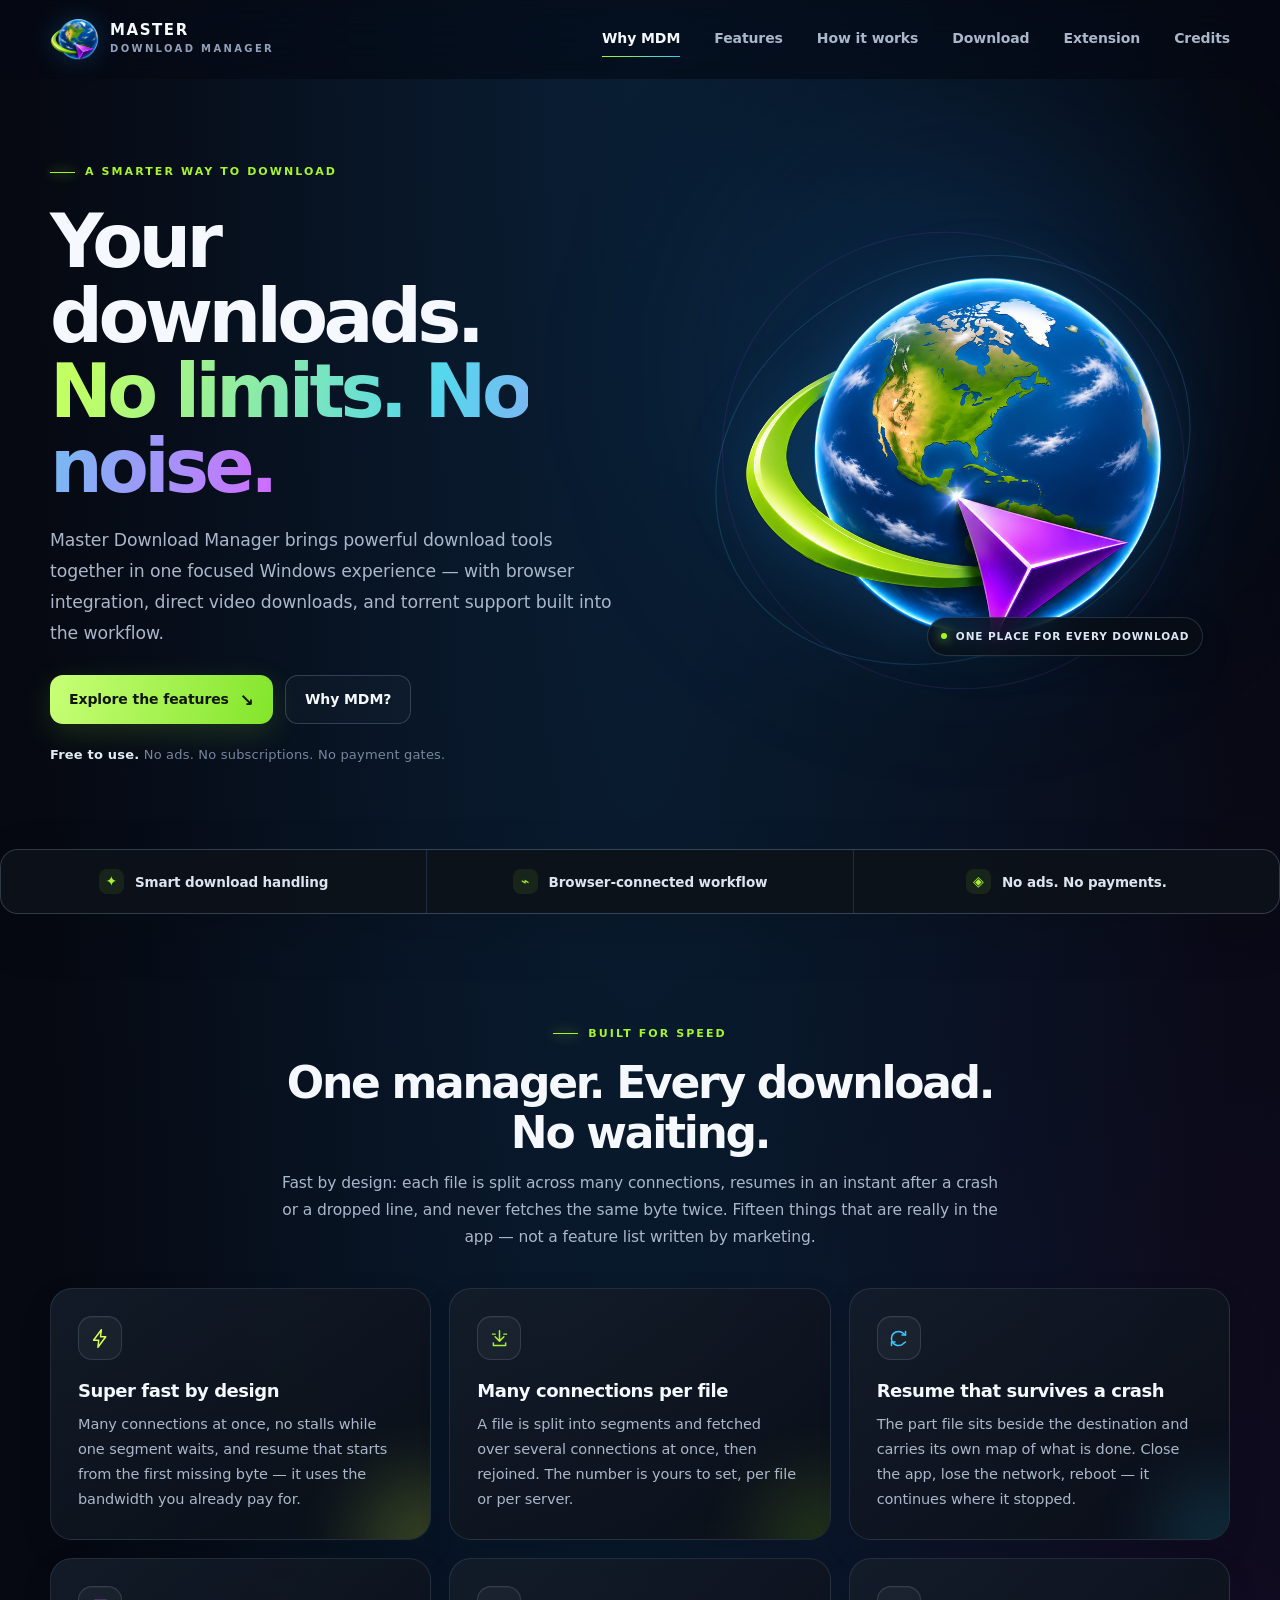
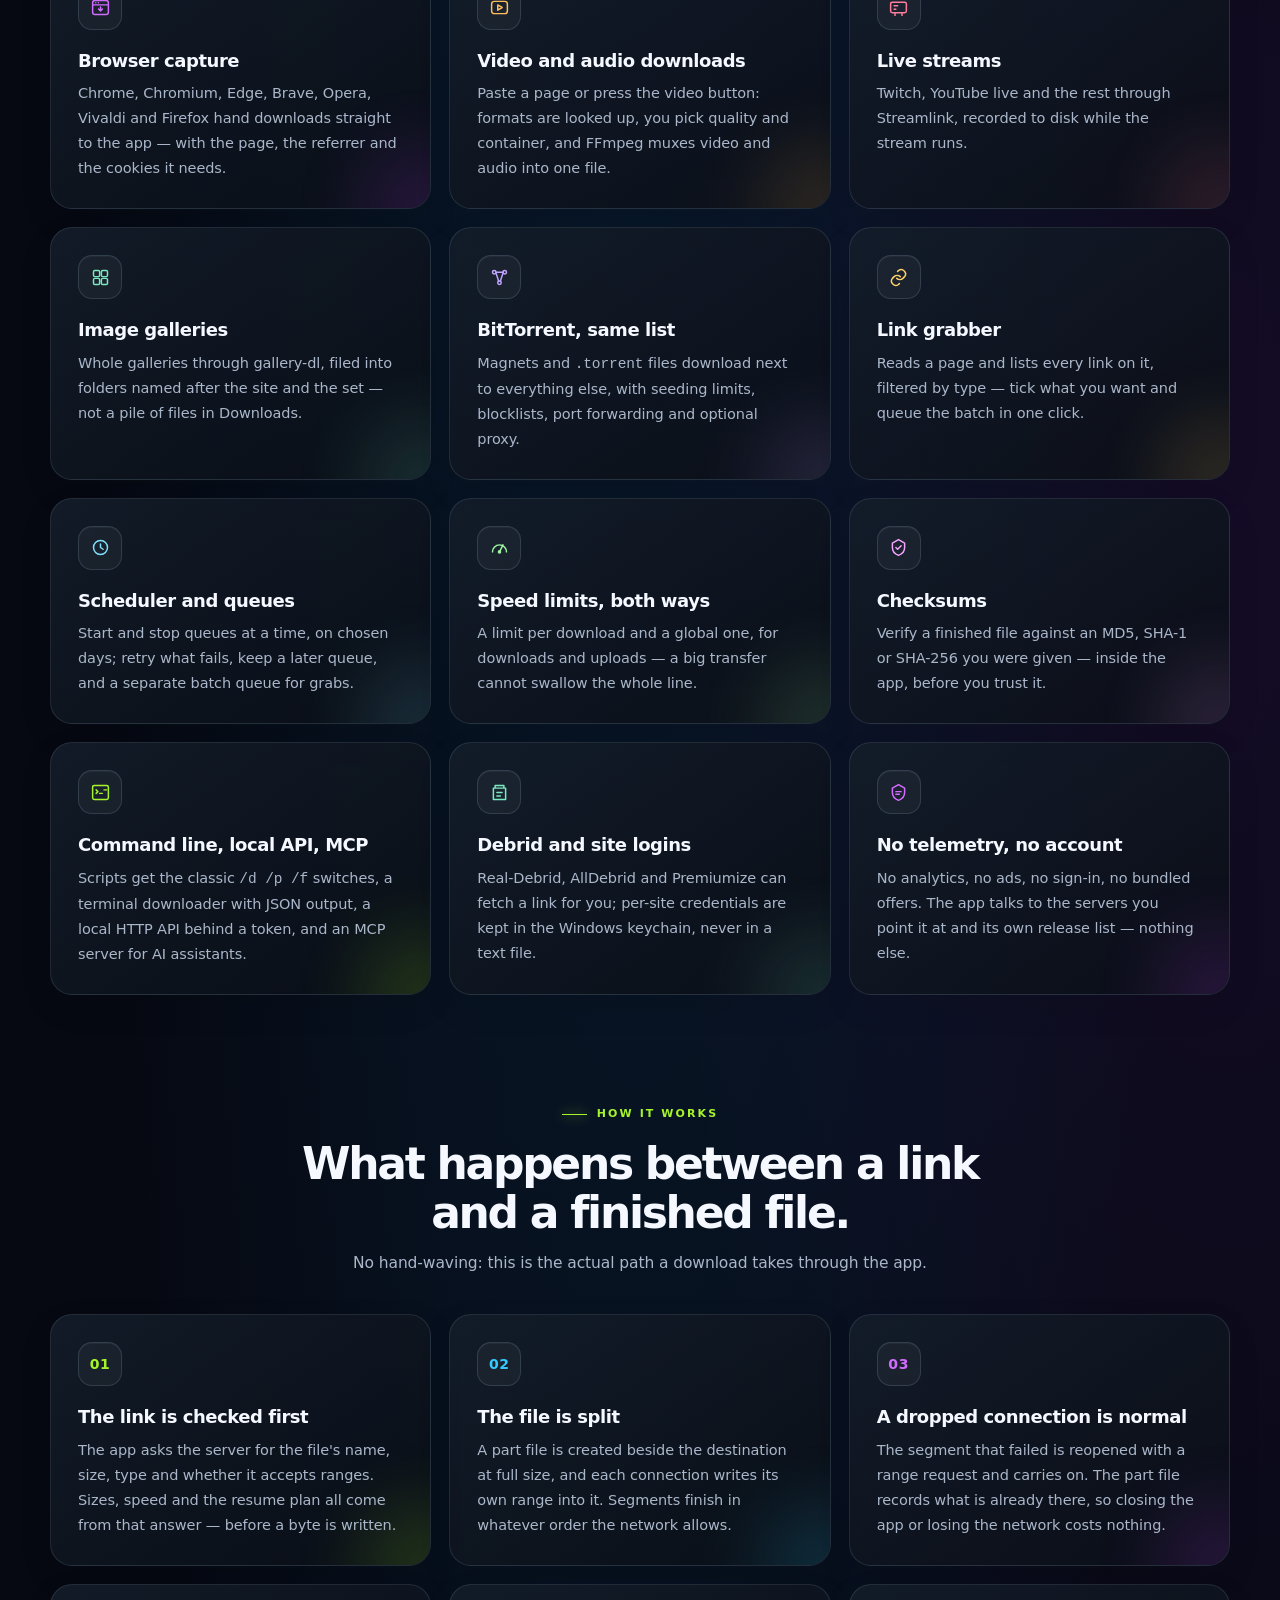
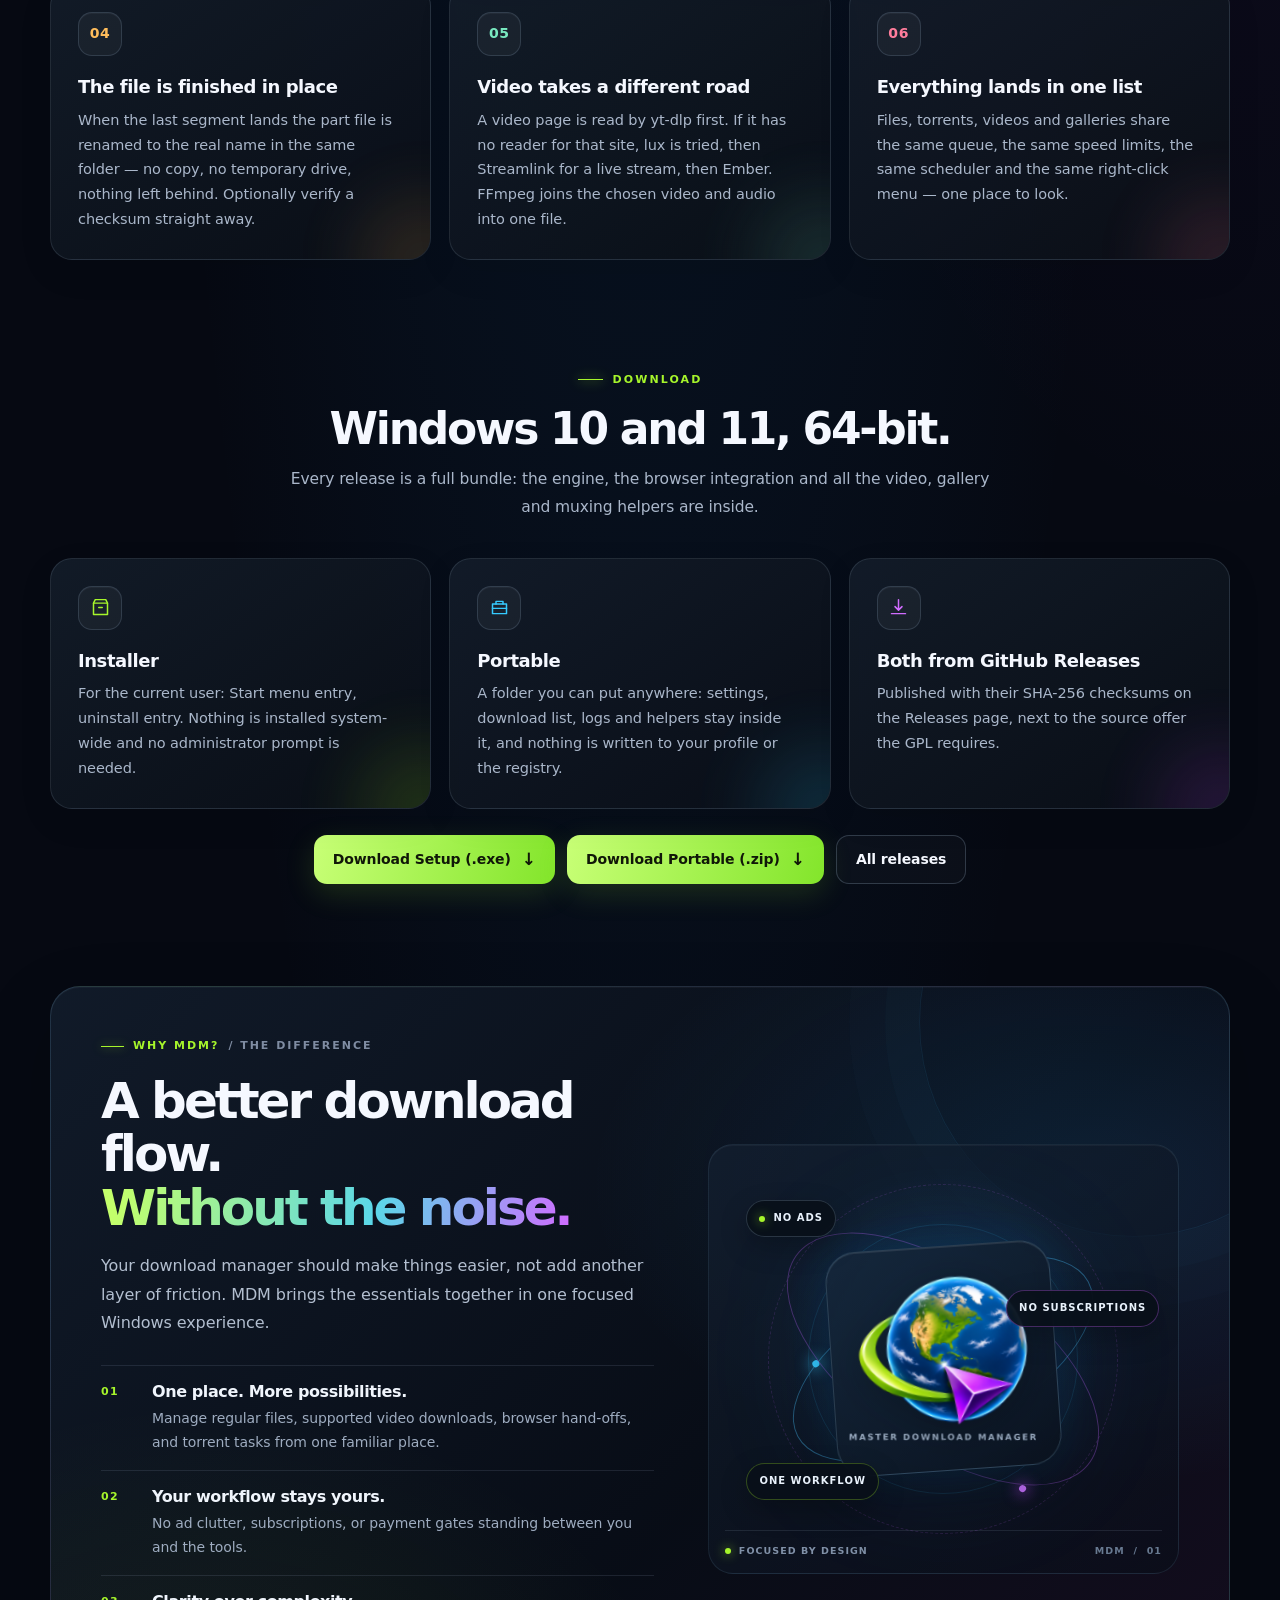
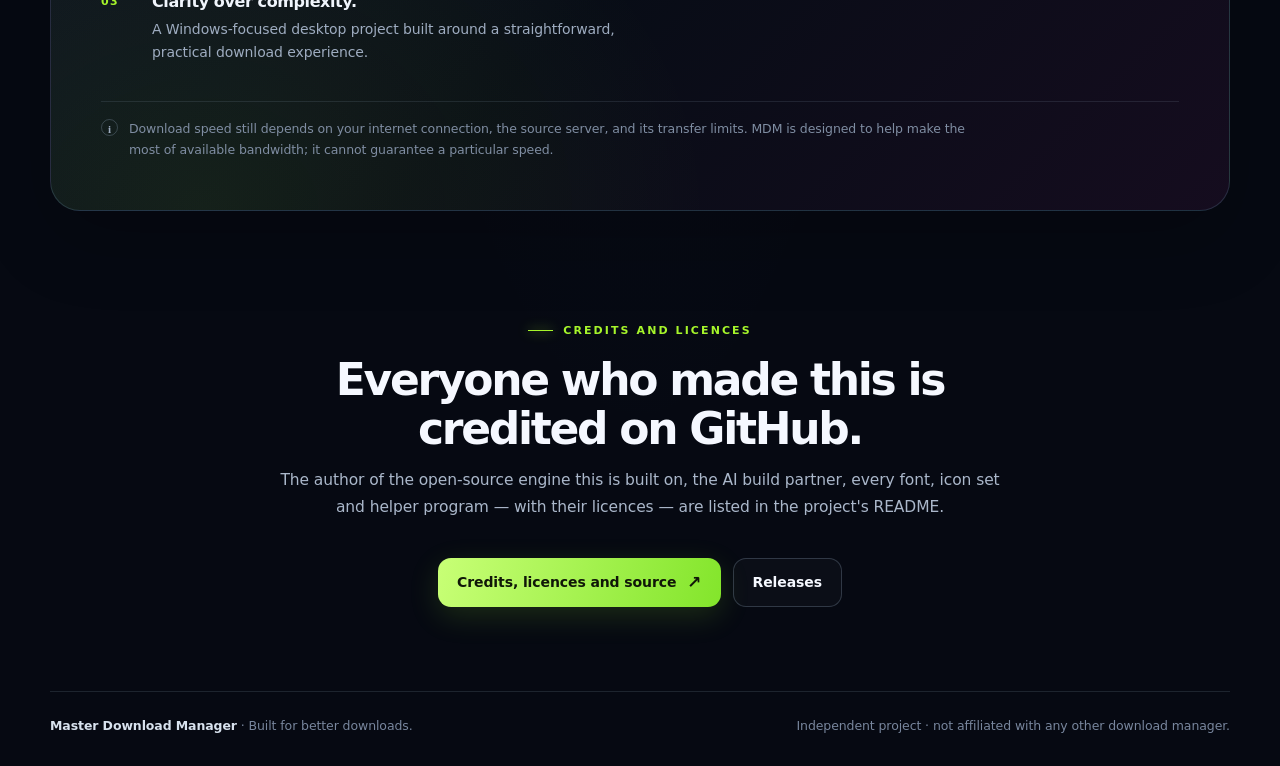
<file: index.html>
<!doctype html>
<html lang="en">
<head>
  <meta charset="utf-8">
  <meta name="viewport" content="width=device-width, initial-scale=1">
  <meta name="theme-color" content="#05070b">
  <meta name="description" content="Meet Master Download Manager — a Windows download manager with segmented downloads, browser integration, video and audio, image galleries, torrents, and no ads or subscription fees.">
  <link rel="canonical" href="https://akshat-530.github.io/masterdownloadmanager/">
<link rel="icon" href="assets/favicon.ico" sizes="any">
  <meta name="theme-color" content="#0b0d12">
  <meta property="og:type" content="website">
  <meta property="og:site_name" content="Master Download Manager">
  <meta property="og:title" content="Master Download Manager">
  <meta property="og:description" content="Segmented downloads, browser capture, video and audio, image galleries and BitTorrent - one list, no ads, no telemetry, no account.">
  <meta property="og:url" content="https://akshat-530.github.io/masterdownloadmanager/">
  <meta name="twitter:card" content="summary_large_image">
  <meta name="twitter:title" content="Master Download Manager">
  <meta name="twitter:description" content="Segmented downloads, browser capture, video, galleries and torrents - free for Windows, no ads, no telemetry.">
  <title>Master Download Manager — free download manager for Windows</title>
  <link rel="stylesheet" href="assets/site.css?v=2611120607">

</head>
<body>
  <a class="skip-link" href="#top">Skip to content</a>
  <div class="scroll-progress" aria-hidden="true"></div>
  <svg class="svg-assets" xmlns="http://www.w3.org/2000/svg" aria-hidden="true" focusable="false">
    <symbol id="mdm-logo" viewBox="0 0 820 728">
      <image href="assets/hero.png" x="0" y="0" width="820" height="728" preserveAspectRatio="none" />
    </symbol>
  </svg>
  <header class="topbar-wrap">
    <div class="shell topbar">
      <a class="brand" href="#top" aria-label="Master Download Manager home">
        <svg class="brand-logo" viewBox="0 0 820 728" role="img" aria-label="Master Download Manager logo"><use href="#mdm-logo"></use></svg>
        <span class="brand-copy"><strong>MASTER</strong><small>DOWNLOAD MANAGER</small></span>
      </a>
      <button class="menu-toggle" type="button" aria-label="Open navigation" aria-controls="main-nav" aria-expanded="false">
        <span></span><span></span>
      </button>
      <nav id="main-nav" aria-label="Main navigation">
        <a href="#approach">Why MDM</a>
        <a href="#features">Features</a>
        <a href="#how">How it works</a>
        <a href="#download">Download</a>
        <a href="extension.html">Extension</a>
        <a href="#credits">Credits</a>
      </nav>
    </div>
  </header>

  <main id="top" tabindex="-1">
    <div class="shell">
      <section class="hero" aria-labelledby="hero-title">
        <div class="hero-copy">
          <div class="eyebrow">A smarter way to download</div>
          <h1 id="hero-title">Your downloads.<br><span class="accent">No limits. No noise.</span></h1>
          <p class="intro">Master Download Manager brings powerful download tools together in one focused Windows experience — with browser integration, direct video downloads, and torrent support built into the workflow.</p>
          <div class="hero-actions">
            <a class="primary-link" href="#features">Explore the features <span aria-hidden="true">↘</span></a>
            <a class="secondary-link" href="#approach">Why MDM?</a>
          </div>
          <p class="hero-note"><strong>Free to use.</strong> No ads. No subscriptions. No payment gates.</p>
        </div>
        <div class="hero-art" aria-label="Master Download Manager globe and navigation logo">
          <div class="logo-halo">
            <svg class="hero-logo" viewBox="0 0 820 728" role="img" aria-label="Master Download Manager globe and navigation logo"><use href="#mdm-logo"></use></svg>
            <div class="orbit-label"><span class="dot" aria-hidden="true"></span> ONE PLACE FOR EVERY DOWNLOAD</div>
          </div>
        </div>
        </div>
      </section>

      <div class="trust-strip reveal" aria-label="Product highlights">
        <div class="trust-item"><b>✦</b> Smart download handling</div>
        <div class="trust-item"><b>⌁</b> Browser-connected workflow</div>
        <div class="trust-item"><b>◈</b> No ads. No payments.</div>
      </div>

      <section class="content-section reveal" id="features" aria-labelledby="features-title">
        <div class="section-heading">
          <div class="eyebrow">Built for speed</div>
          <h2 id="features-title">One manager. Every download. No waiting.</h2>
          <p>Fast by design: each file is split across many connections, resumes in an instant after a crash or a dropped line, and never fetches the same byte twice. Fifteen things that are really in the app — not a feature list written by marketing.</p>
        </div>
        <div class="feature-grid">
          <article class="feature-card reveal" style="--icon:#d8ff4f;--glow:rgba(216,255,79,.28)">
            <div class="feature-icon" aria-hidden="true"><svg viewBox="0 0 24 24"><path d="M13 2 4 14h6l-1 8 9-12h-6z"/></svg></div>
            <h3>Super fast by design</h3>
            <p>Many connections at once, no stalls while one segment waits, and resume that starts from the first missing byte — it uses the bandwidth you already pay for.</p>
          </article>
          <article class="feature-card reveal" style="--icon:#a6f52b;--glow:rgba(166,245,43,.2)">
            <div class="feature-icon" aria-hidden="true"><svg viewBox="0 0 24 24"><path d="M12 3v12m-5-5 5 5 5-5"/><path d="M5 17v3h14v-3"/><path d="M4 7h3M17 7h3"/></svg></div>
            <h3>Many connections per file</h3>
            <p>A file is split into segments and fetched over several connections at once, then rejoined. The number is yours to set, per file or per server.</p>
          </article>
          <article class="feature-card reveal" style="--icon:#35caff;--glow:rgba(53,202,255,.2)">
            <div class="feature-icon" aria-hidden="true"><svg viewBox="0 0 24 24"><path d="M4 12a8 8 0 0 1 13.7-5.6L20 8"/><path d="M4 12a8 8 0 0 0 13.7 5.6L20 16"/><path d="M20 4v4h-4M4 20v-4h4"/></svg></div>
            <h3>Resume that survives a crash</h3>
            <p>The part file sits beside the destination and carries its own map of what is done. Close the app, lose the network, reboot — it continues where it stopped.</p>
          </article>
          <article class="feature-card reveal" style="--icon:#d16cff;--glow:rgba(189,67,246,.2)">
            <div class="feature-icon" aria-hidden="true"><svg viewBox="0 0 24 24"><rect x="3" y="4" width="18" height="16" rx="2.6"/><path d="M3 9h18"/><path d="M6.6 6.5h.01M9.6 6.5h.01"/><path d="M12 11.5v4.5m-2.2-2.3L12 16l2.2-2.3"/></svg></div>
            <h3>Browser capture</h3>
            <p>Chrome, Chromium, Edge, Brave, Opera, Vivaldi and Firefox hand downloads straight to the app — with the page, the referrer and the cookies it needs.</p>
          </article>
          <article class="feature-card reveal" style="--icon:#ffbd5b;--glow:rgba(255,189,91,.18)">
            <div class="feature-icon" aria-hidden="true"><svg viewBox="0 0 24 24"><rect x="3" y="5" width="18" height="14" rx="3"/><path d="m10 9 5 3-5 3z"/></svg></div>
            <h3>Video and audio downloads</h3>
            <p>Paste a page or press the video button: formats are looked up, you pick quality and container, and FFmpeg muxes video and audio into one file.</p>
          </article>
          <article class="feature-card reveal" style="--icon:#ff7d9c;--glow:rgba(255,125,156,.18)">
            <div class="feature-icon" aria-hidden="true"><svg viewBox="0 0 24 24"><rect x="3" y="6" width="18" height="12" rx="2"/><path d="M8 18v3m8-3v3M7 10h4M7 14h2"/></svg></div>
            <h3>Live streams</h3>
            <p>Twitch, YouTube live and the rest through Streamlink, recorded to disk while the stream runs.</p>
          </article>
          <article class="feature-card reveal" style="--icon:#79e9c0;--glow:rgba(121,233,192,.18)">
            <div class="feature-icon" aria-hidden="true"><svg viewBox="0 0 24 24"><rect x="4" y="4" width="7" height="7" rx="1.5"/><rect x="13" y="4" width="7" height="7" rx="1.5"/><rect x="4" y="13" width="7" height="7" rx="1.5"/><rect x="13" y="13" width="7" height="7" rx="1.5"/></svg></div>
            <h3>Image galleries</h3>
            <p>Whole galleries through gallery-dl, filed into folders named after the site and the set — not a pile of files in Downloads.</p>
          </article>
          <article class="feature-card reveal" style="--icon:#c0a4ff;--glow:rgba(192,164,255,.18)">
            <div class="feature-icon" aria-hidden="true"><svg viewBox="0 0 24 24"><circle cx="6" cy="6" r="2"/><circle cx="18" cy="6" r="2"/><circle cx="12" cy="18" r="2"/><path d="m8 7 3 9m5-9-3 9M8 6h8"/></svg></div>
            <h3>BitTorrent, same list</h3>
            <p>Magnets and <code>.torrent</code> files download next to everything else, with seeding limits, blocklists, port forwarding and optional proxy.</p>
          </article>
          <article class="feature-card reveal" style="--icon:#ffd166;--glow:rgba(255,209,102,.18)">
            <div class="feature-icon" aria-hidden="true"><svg viewBox="0 0 24 24"><path d="M10 13a5 5 0 0 0 7 0l2-2a5 5 0 0 0-7-7l-1 1"/><path d="M14 11a5 5 0 0 0-7 0l-2 2a5 5 0 0 0 7 7l1-1"/></svg></div>
            <h3>Link grabber</h3>
            <p>Reads a page and lists every link on it, filtered by type — tick what you want and queue the batch in one click.</p>
          </article>
          <article class="feature-card reveal" style="--icon:#7ee0ff;--glow:rgba(126,224,255,.18)">
            <div class="feature-icon" aria-hidden="true"><svg viewBox="0 0 24 24"><circle cx="12" cy="12" r="8"/><path d="M12 8v4l3 2"/></svg></div>
            <h3>Scheduler and queues</h3>
            <p>Start and stop queues at a time, on chosen days; retry what fails, keep a later queue, and a separate batch queue for grabs.</p>
          </article>
          <article class="feature-card reveal" style="--icon:#9ef5a2;--glow:rgba(158,245,162,.18)">
            <div class="feature-icon" aria-hidden="true"><svg viewBox="0 0 24 24"><path d="M4 17a8 8 0 1 1 16 0"/><path d="M12 17 16 9"/><circle cx="12" cy="17" r="1.2"/></svg></div>
            <h3>Speed limits, both ways</h3>
            <p>A limit per download and a global one, for downloads and uploads — a big transfer cannot swallow the whole line.</p>
          </article>
          <article class="feature-card reveal" style="--icon:#f5a3ff;--glow:rgba(245,163,255,.18)">
            <div class="feature-icon" aria-hidden="true"><svg viewBox="0 0 24 24"><path d="M12 3l7 4v5c0 4.5-3 7.5-7 9-4-1.5-7-4.5-7-9V7z"/><path d="m9 12 2 2 4-4"/></svg></div>
            <h3>Checksums</h3>
            <p>Verify a finished file against an MD5, SHA-1 or SHA-256 you were given — inside the app, before you trust it.</p>
          </article>
          <article class="feature-card reveal" style="--icon:#a6f52b;--glow:rgba(166,245,43,.2)">
            <div class="feature-icon" aria-hidden="true"><svg viewBox="0 0 24 24"><rect x="3" y="4" width="18" height="16" rx="2"/><path d="m7 9 2 2-2 2M11 13h3M16 9h3"/></svg></div>
            <h3>Command line, local API, MCP</h3>
            <p>Scripts get the classic <code>/d /p /f</code> switches, a terminal downloader with JSON output, a local HTTP API behind a token, and an MCP server for AI assistants.</p>
          </article>
          <article class="feature-card reveal" style="--icon:#79e9c0;--glow:rgba(121,233,192,.18)">
            <div class="feature-icon" aria-hidden="true"><svg viewBox="0 0 24 24"><path d="M7 4h10v3H7zM5 7h14v13H5z"/><path d="M9 12h6M9 16h4"/></svg></div>
            <h3>Debrid and site logins</h3>
            <p>Real-Debrid, AllDebrid and Premiumize can fetch a link for you; per-site credentials are kept in the Windows keychain, never in a text file.</p>
          </article>
          <article class="feature-card reveal" style="--icon:#d16cff;--glow:rgba(189,67,246,.2)">
            <div class="feature-icon" aria-hidden="true"><svg viewBox="0 0 24 24"><path d="M12 3l7 4v5c0 4.5-3 7.5-7 9-4-1.5-7-4.5-7-9V7z"/><path d="M9 11h6M9 14h4"/></svg></div>
            <h3>No telemetry, no account</h3>
            <p>No analytics, no ads, no sign-in, no bundled offers. The app talks to the servers you point it at and its own release list — nothing else.</p>
          </article>
        </div>
      </section>

      <section class="content-section reveal" id="how" aria-labelledby="how-title">
        <div class="section-heading">
          <div class="eyebrow">How it works</div>
          <h2 id="how-title">What happens between a link and a finished file.</h2>
          <p>No hand-waving: this is the actual path a download takes through the app.</p>
        </div>
        <div class="feature-grid">
          <article class="feature-card reveal" style="--icon:#a6f52b;--glow:rgba(166,245,43,.2)">
            <div class="feature-icon step-num" aria-hidden="true">01</div>
            <h3>The link is checked first</h3>
            <p>The app asks the server for the file's name, size, type and whether it accepts ranges. Sizes, speed and the resume plan all come from that answer — before a byte is written.</p>
          </article>
          <article class="feature-card reveal" style="--icon:#35caff;--glow:rgba(53,202,255,.2)">
            <div class="feature-icon step-num" aria-hidden="true">02</div>
            <h3>The file is split</h3>
            <p>A part file is created beside the destination at full size, and each connection writes its own range into it. Segments finish in whatever order the network allows.</p>
          </article>
          <article class="feature-card reveal" style="--icon:#d16cff;--glow:rgba(189,67,246,.2)">
            <div class="feature-icon step-num" aria-hidden="true">03</div>
            <h3>A dropped connection is normal</h3>
            <p>The segment that failed is reopened with a range request and carries on. The part file records what is already there, so closing the app or losing the network costs nothing.</p>
          </article>
          <article class="feature-card reveal" style="--icon:#ffbd5b;--glow:rgba(255,189,91,.18)">
            <div class="feature-icon step-num" aria-hidden="true">04</div>
            <h3>The file is finished in place</h3>
            <p>When the last segment lands the part file is renamed to the real name in the same folder — no copy, no temporary drive, nothing left behind. Optionally verify a checksum straight away.</p>
          </article>
          <article class="feature-card reveal" style="--icon:#79e9c0;--glow:rgba(121,233,192,.18)">
            <div class="feature-icon step-num" aria-hidden="true">05</div>
            <h3>Video takes a different road</h3>
            <p>A video page is read by yt-dlp first. If it has no reader for that site, lux is tried, then Streamlink for a live stream, then Ember. FFmpeg joins the chosen video and audio into one file.</p>
          </article>
          <article class="feature-card reveal" style="--icon:#ff7d9c;--glow:rgba(255,125,156,.18)">
            <div class="feature-icon step-num" aria-hidden="true">06</div>
            <h3>Everything lands in one list</h3>
            <p>Files, torrents, videos and galleries share the same queue, the same speed limits, the same scheduler and the same right-click menu — one place to look.</p>
          </article>
        </div>
      </section>

      <section class="content-section reveal" id="download" aria-labelledby="download-title">
        <div class="section-heading">
          <div class="eyebrow">Download</div>
          <h2 id="download-title">Windows 10 and 11, 64-bit.</h2>
          <p>Every release is a full bundle: the engine, the browser integration and all the video, gallery and muxing helpers are inside.</p>
        </div>
        <div class="feature-grid">
          <article class="feature-card reveal" style="--icon:#a6f52b;--glow:rgba(166,245,43,.2)">
            <div class="feature-icon" aria-hidden="true"><svg viewBox="0 0 24 24"><path d="M4 7h16v13H4z"/><path d="M4 7 6 3h12l2 4"/><path d="M10 12h4"/></svg></div>
            <h3>Installer</h3>
            <p>For the current user: Start menu entry, uninstall entry. Nothing is installed system-wide and no administrator prompt is needed.</p>
          </article>
          <article class="feature-card reveal" style="--icon:#35caff;--glow:rgba(53,202,255,.2)">
            <div class="feature-icon" aria-hidden="true"><svg viewBox="0 0 24 24"><path d="M4 8h16v11H4z"/><path d="M8 8V5h8v3"/><path d="M4 13h16"/></svg></div>
            <h3>Portable</h3>
            <p>A folder you can put anywhere: settings, download list, logs and helpers stay inside it, and nothing is written to your profile or the registry.</p>
          </article>
          <article class="feature-card reveal" style="--icon:#d16cff;--glow:rgba(189,67,246,.2)">
            <div class="feature-icon" aria-hidden="true"><svg viewBox="0 0 24 24"><path d="M12 3v12m-4-4 4 4 4-4"/><path d="M4 19h16"/></svg></div>
            <h3>Both from GitHub Releases</h3>
            <p>Published with their SHA-256 checksums on the Releases page, next to the source offer the GPL requires.</p>
          </article>
        </div>
                <div class="hero-actions" style="margin-top:26px">
          <a class="primary-link" data-dl="setup" href="https://github.com/Akshat-530/masterdownloadmanager-app/releases/latest">Download Setup (.exe) <span aria-hidden="true">&#8595;</span></a>
          <a class="primary-link" data-dl="portable" href="https://github.com/Akshat-530/masterdownloadmanager-app/releases/latest">Download Portable (.zip) <span aria-hidden="true">&#8595;</span></a>
          <a class="secondary-link" href="https://github.com/Akshat-530/masterdownloadmanager-app/releases/latest">All releases</a>
        </div>
      </section>

      <section class="content-section reveal" id="approach" aria-labelledby="approach-title">
        <div class="why-panel">
          <div class="why-layout">
            <div class="why-copy">
              <div class="manifesto-kicker"><span class="why-kicker-line" aria-hidden="true"></span> WHY MDM? <span class="why-kicker-muted">/ THE DIFFERENCE</span></div>
              <h2 id="approach-title">A better download flow.<br><span class="why-gradient">Without the noise.</span></h2>
              <p class="why-intro">Your download manager should make things easier, not add another layer of friction. MDM brings the essentials together in one focused Windows experience.</p>

              <div class="why-points">
                <article class="why-point">
                  <span class="why-number">01</span>
                  <div>
                    <h3>One place. More possibilities.</h3>
                    <p>Manage regular files, supported video downloads, browser hand-offs, and torrent tasks from one familiar place.</p>
                  </div>
                </article>
                <article class="why-point">
                  <span class="why-number">02</span>
                  <div>
                    <h3>Your workflow stays yours.</h3>
                    <p>No ad clutter, subscriptions, or payment gates standing between you and the tools.</p>
                  </div>
                </article>
                <article class="why-point">
                  <span class="why-number">03</span>
                  <div>
                    <h3>Clarity over complexity.</h3>
                    <p>A Windows-focused desktop project built around a straightforward, practical download experience.</p>
                  </div>
                </article>
              </div>
            </div>

            <div class="why-art" aria-hidden="true">
              <div class="why-art-glow"></div>
              <div class="why-orbit why-orbit-one"><span></span></div>
              <div class="why-orbit why-orbit-two"><span></span></div>
              <div class="why-logo-core">
                <div class="why-logo-inner">
                  <svg class="why-logo" viewBox="0 0 820 728" focusable="false"><use href="#mdm-logo"></use></svg>
                  <span>MASTER DOWNLOAD MANAGER</span>
                </div>
              </div>
              <div class="why-chip why-chip-top"><span class="why-chip-dot"></span> NO ADS</div>
              <div class="why-chip why-chip-right">NO SUBSCRIPTIONS</div>
              <div class="why-chip why-chip-bottom">ONE WORKFLOW</div>
              <div class="why-art-footer">
                <span class="why-status-dot"></span>
                <span>FOCUSED BY DESIGN</span>
                <span class="why-art-code">MDM&nbsp; / &nbsp;01</span>
              </div>
            </div>
          </div>
          <div class="why-footnote">
            <span class="why-footnote-mark" aria-hidden="true">i</span>
            <p>Download speed still depends on your internet connection, the source server, and its transfer limits. MDM is designed to help make the most of available bandwidth; it cannot guarantee a particular speed.</p>
          </div>
        </div>
      </section>

      <section class="content-section reveal" id="credits" aria-labelledby="credits-title">
        <div class="section-heading">
          <div class="eyebrow">Credits and licences</div>
          <h2 id="credits-title">Everyone who made this is credited on GitHub.</h2>
          <p>The author of the open-source engine this is built on, the AI build partner, every font, icon set and helper program — with their licences — are listed in the project's README.</p>
        </div>
        <div class="hero-actions" style="margin-top:24px">
          <a class="primary-link" href="https://github.com/Akshat-530/masterdownloadmanager-app#readme">Credits, licences and source <span aria-hidden="true">&#8599;</span></a>
          <a class="secondary-link" href="https://github.com/Akshat-530/masterdownloadmanager-app/releases/latest">Releases</a>
        </div>
      </section>
    </div>
  </main>

  <footer class="shell footer">
    <span><strong>Master Download Manager</strong> · Built for better downloads.</span>
    <span>Independent project &middot; not affiliated with any other download manager.</span>
  </footer>
  <button class="back-to-top" type="button" aria-label="Back to top" title="Back to top">
    <svg viewBox="0 0 24 24" aria-hidden="true"><path d="M12 19V5M6 11l6-6 6 6" /></svg>
  </button>
  <script src="assets/site.js?v=2611120607"></script>
</body>
</html>
</file>
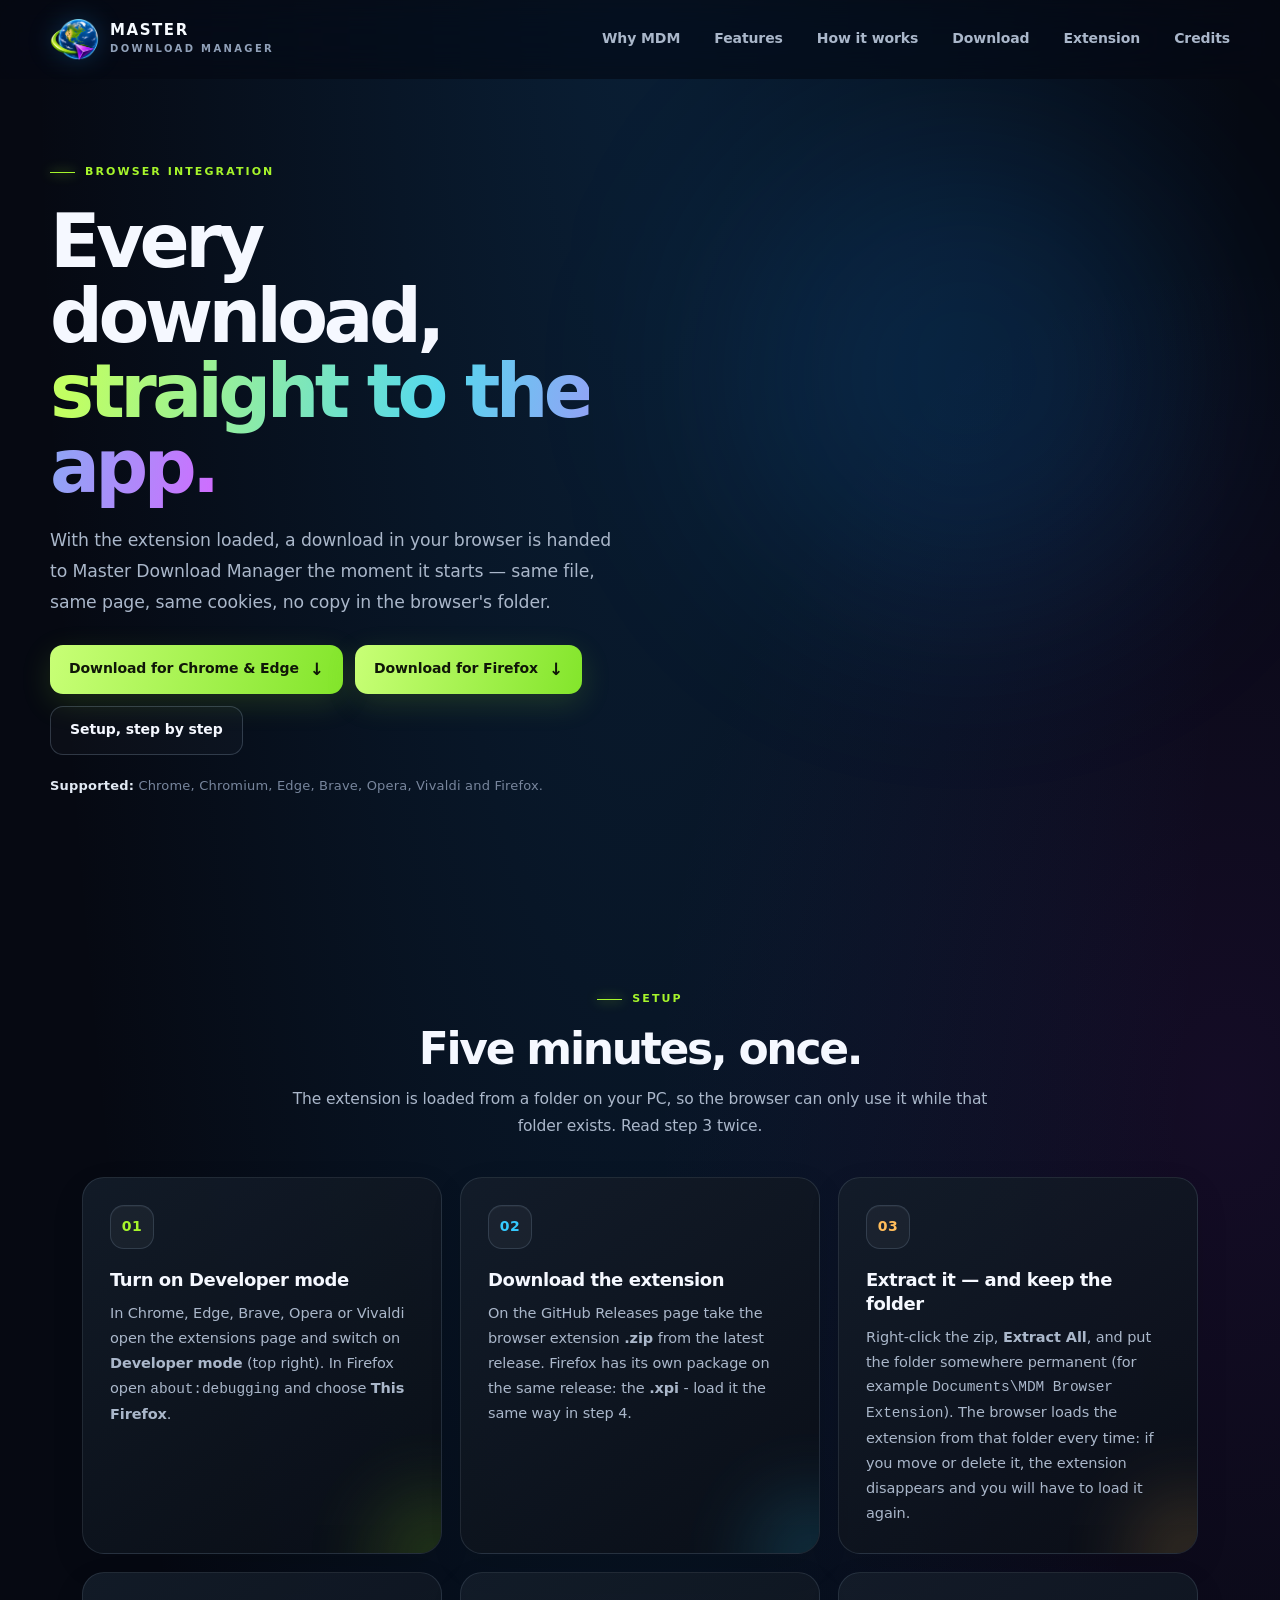
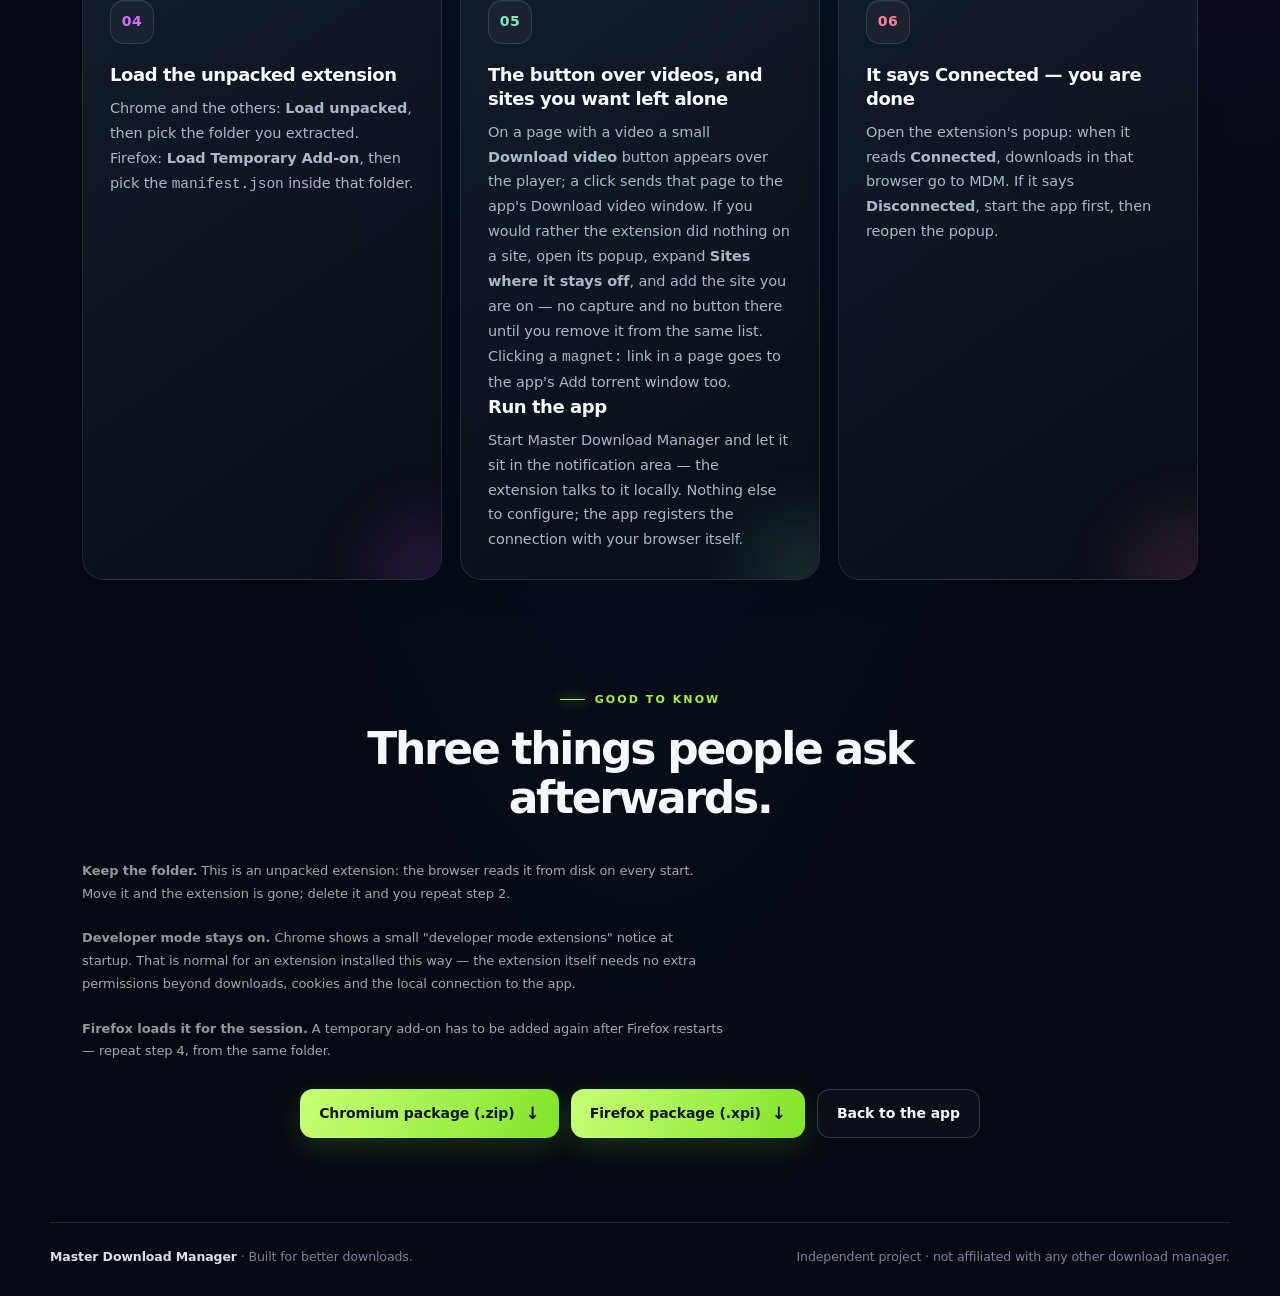
<file: extension.html>
<!doctype html>
<html lang="en">
<head>
  <meta charset="utf-8">
  <meta name="viewport" content="width=device-width, initial-scale=1">
  <meta name="theme-color" content="#05070b">
  <meta name="description" content="Connect your browser to Master Download Manager: load the extension in developer mode, keep the folder, run the app, and every download lands in MDM.">
  <link rel="canonical" href="https://akshat-530.github.io/masterdownloadmanager/extension.html">
<link rel="icon" href="assets/favicon.ico" sizes="any">
  <meta property="og:type" content="article">
  <meta property="og:site_name" content="Master Download Manager">
  <meta property="og:title" content="Browser integration — Master Download Manager">
  <meta property="og:description" content="Turn on developer mode, load the unpacked extension, run the app — the extension says Connected and every download lands in MDM.">
  <meta property="og:url" content="https://akshat-530.github.io/masterdownloadmanager/extension.html">
  <meta name="twitter:card" content="summary_large_image">
  <title>Browser integration — Master Download Manager</title>
  <link rel="stylesheet" href="assets/site.css?v=2611120954">
</head>
<body id="top">
  <a class="skip-link" href="#main">Skip to content</a>
  <svg class="svg-assets" xmlns="http://www.w3.org/2000/svg" aria-hidden="true" focusable="false">
    <symbol id="mdm-logo" viewBox="0 0 820 728">
      <image href="assets/hero.png" x="0" y="0" width="820" height="728" preserveAspectRatio="none" />
    </symbol>
  </svg>

  <header class="topbar-wrap">
    <div class="shell topbar">
      <a class="brand" href="index.html" aria-label="Master Download Manager home">
        <svg class="brand-logo" viewBox="0 0 820 728" role="img" aria-label="Master Download Manager logo"><use href="#mdm-logo"></use></svg>
        <span class="brand-copy"><strong>MASTER</strong><small>DOWNLOAD MANAGER</small></span>
      </a>
      <button class="menu-toggle" type="button" aria-label="Open navigation" aria-controls="main-nav" aria-expanded="false">
        <span></span><span></span>
      </button>
      <nav id="main-nav" aria-label="Main navigation">
        <a href="index.html#approach">Why MDM</a>
        <a href="index.html#features">Features</a>
        <a href="index.html#how">How it works</a>
        <a href="index.html#download">Download</a>
        <a href="extension.html" aria-current="page">Extension</a>
        <a href="index.html#credits">Credits</a>
      </nav>
    </div>
  </header>

  <main id="main" tabindex="-1">
    <div class="shell">
      <section class="hero" aria-labelledby="ext-title">
        <div class="hero-copy">
          <div class="eyebrow">Browser integration</div>
          <h1 id="ext-title">Every download,<br><span class="accent">straight to the app.</span></h1>
          <p class="intro">With the extension loaded, a download in your browser is handed to Master Download Manager the moment it starts — same file, same page, same cookies, no copy in the browser's folder.</p>
          <div class="hero-actions">
            <a class="primary-link" data-dl="extension" href="https://github.com/Akshat-530/masterdownloadmanager-app/releases/latest">Download for Chrome &amp; Edge <span aria-hidden="true">&#8595;</span></a>
            <a class="primary-link" data-dl="extension-firefox" href="https://github.com/Akshat-530/masterdownloadmanager-app/releases/latest">Download for Firefox <span aria-hidden="true">&#8595;</span></a>
            <a class="secondary-link" href="#steps">Setup, step by step</a>
          </div>
          <p class="hero-note"><strong>Supported:</strong> Chrome, Chromium, Edge, Brave, Opera, Vivaldi and Firefox.</p>
        </div>
      </section>
    </div>

    <div class="shell" id="steps">
      <section class="content-section reveal" aria-labelledby="steps-title">
        <div class="section-heading">
          <div class="eyebrow">Setup</div>
          <h2 id="steps-title">Five minutes, once.</h2>
          <p>The extension is loaded from a folder on your PC, so the browser can only use it while that folder exists. Read step 3 twice.</p>
        </div>
        <div class="feature-grid">
          <article class="feature-card reveal" style="--icon:#a6f52b;--glow:rgba(166,245,43,.2)">
            <div class="feature-icon step-num" aria-hidden="true">01</div>
            <h3>Turn on Developer mode</h3>
            <p>In Chrome, Edge, Brave, Opera or Vivaldi open the extensions page and switch on <strong>Developer mode</strong> (top right). In Firefox open <code>about:debugging</code> and choose <strong>This Firefox</strong>.</p>
          </article>
          <article class="feature-card reveal" style="--icon:#35caff;--glow:rgba(53,202,255,.2)">
            <div class="feature-icon step-num" aria-hidden="true">02</div>
            <h3>Download the extension</h3>
            <p>On the GitHub <a href="https://github.com/Akshat-530/masterdownloadmanager-app/releases">Releases</a> page take the browser extension <strong>.zip</strong> from the latest release. Firefox has its own package on the same release: the <strong>.xpi</strong> - load it the same way in step 4.</p>
          </article>
          <article class="feature-card reveal" style="--icon:#ffbd5b;--glow:rgba(255,189,91,.2)">
            <div class="feature-icon step-num" aria-hidden="true">03</div>
            <h3>Extract it — and keep the folder</h3>
            <p>Right-click the zip, <strong>Extract All</strong>, and put the folder somewhere permanent (for example <code>Documents\MDM Browser Extension</code>). The browser loads the extension from that folder every time: if you move or delete it, the extension disappears and you will have to load it again.</p>
          </article>
          <article class="feature-card reveal" style="--icon:#d16cff;--glow:rgba(189,67,246,.2)">
            <div class="feature-icon step-num" aria-hidden="true">04</div>
            <h3>Load the unpacked extension</h3>
            <p>Chrome and the others: <strong>Load unpacked</strong>, then pick the folder you extracted. Firefox: <strong>Load Temporary Add-on</strong>, then pick the <code>manifest.json</code> inside that folder.</p>
          </article>
          <article class="feature-card reveal" style="--icon:#79e9c0;--glow:rgba(121,233,192,.18)">
            <div class="feature-icon step-num" aria-hidden="true">05</div>
            <h3>The button over videos, and sites you want left alone</h3>
<p>On a page with a video a small <strong>Download video</strong> button appears over the player; a click sends that page to the app's Download video window. If you would rather the extension did nothing on a site, open its popup, expand <strong>Sites where it stays off</strong>, and add the site you are on — no capture and no button there until you remove it from the same list. Clicking a <code>magnet:</code> link in a page goes to the app's Add torrent window too.</p><h3>Run the app</h3>
            <p>Start Master Download Manager and let it sit in the notification area — the extension talks to it locally. Nothing else to configure; the app registers the connection with your browser itself.</p>
          </article>
          <article class="feature-card reveal" style="--icon:#ff7d9c;--glow:rgba(255,125,156,.18)">
            <div class="feature-icon step-num" aria-hidden="true">06</div>
            <h3>It says Connected — you are done</h3>
            <p>Open the extension's popup: when it reads <strong>Connected</strong>, downloads in that browser go to MDM. If it says <strong>Disconnected</strong>, start the app first, then reopen the popup.</p>
          </article>
        </div>
      </section>

      <section class="content-section reveal" aria-labelledby="notes-title">
        <div class="section-heading">
          <div class="eyebrow">Good to know</div>
          <h2 id="notes-title">Three things people ask afterwards.</h2>
        </div>
        <p class="ref"><strong>Keep the folder.</strong> This is an unpacked extension: the browser reads it from disk on every start. Move it and the extension is gone; delete it and you repeat step 2.</p>
        <p class="ref"><strong>Developer mode stays on.</strong> Chrome shows a small "developer mode extensions" notice at startup. That is normal for an extension installed this way — the extension itself needs no extra permissions beyond downloads, cookies and the local connection to the app.</p>
        <p class="ref"><strong>Firefox loads it for the session.</strong> A temporary add-on has to be added again after Firefox restarts — repeat step 4, from the same folder.</p>
        <div class="hero-actions" style="margin-top:26px">
          <a class="primary-link" data-dl="extension" href="https://github.com/Akshat-530/masterdownloadmanager-app/releases/latest">Chromium package (.zip) <span aria-hidden="true">&#8595;</span></a>
          <a class="primary-link" data-dl="extension-firefox" href="https://github.com/Akshat-530/masterdownloadmanager-app/releases/latest">Firefox package (.xpi) <span aria-hidden="true">&#8595;</span></a>
          <a class="secondary-link" href="index.html">Back to the app</a>
        </div>
      </section>
    </div>
  </main>

  <footer class="shell footer">
    <span><strong>Master Download Manager</strong> &middot; Built for better downloads.</span>
    <span>Independent project &middot; not affiliated with any other download manager.</span>
  </footer>

  <script src="assets/site.js?v=2611120954"></script>
</body>
</html>
</file>
<file: assets/site.css>
:root {
    color-scheme: dark;
    --bg: #060912;
    --surface: rgba(14, 21, 34, .78);
    --surface-strong: #101a2a;
    --text: #f5f8ff;
    --muted: #aab7ca;
    --soft: #78869d;
    --line: rgba(170, 194, 221, .14);
    --line-strong: rgba(170, 194, 221, .23);
    --green: #a6f52b;
    --cyan: #35caff;
    --purple: #bd43f6;
    --radius: 22px;
    --max: 1180px;
    --ease: cubic-bezier(.2, .75, .25, 1);
  }

  *, *::before, *::after { box-sizing: border-box; }
  html { scroll-behavior: smooth; scroll-padding-top: 100px; }
  body {
    min-width: 320px;
    margin: 0;
    overflow-x: hidden;
    color: var(--text);
    background:
      radial-gradient(ellipse at 50% -8%, rgba(22, 111, 183, .22), transparent 38rem),
      radial-gradient(ellipse at 96% 38%, rgba(147, 40, 215, .10), transparent 36rem),
      var(--bg);
    font-family: Inter, "SF Pro Display", "Segoe UI Variable", "Segoe UI", ui-sans-serif, system-ui, -apple-system, BlinkMacSystemFont, sans-serif;
    font-size: 15px;
    line-height: 1.65;
    letter-spacing: -.006em;
    -webkit-font-smoothing: antialiased;
    text-rendering: optimizeLegibility;
  }
  a { color: inherit; text-decoration: none; }
  button { font: inherit; }
  a:focus-visible, button:focus-visible { outline: 2px solid var(--cyan); outline-offset: 4px; border-radius: 9px; }
  ::selection { color: #06100a; background: var(--green); }
  .shell { width: min(var(--max), calc(100% - 56px)); margin-inline: auto; }
  .svg-assets { position: absolute; width: 0; height: 0; overflow: hidden; }
  .skip-link {
    position: fixed; z-index: 1000; top: 12px; left: 12px;
    padding: 10px 14px; border-radius: 10px; color: #07100a;
    background: var(--green); font-size: 13px; font-weight: 800;
    transform: translateY(-160%); transition: transform .2s ease;
  }
  .skip-link:focus { transform: translateY(0); }

  .scroll-progress {
    position: fixed; z-index: 100; inset: 0 auto auto 0;
    width: 100%; height: 3px; pointer-events: none;
    background: linear-gradient(90deg, var(--green), var(--cyan), var(--purple));
    transform: scaleX(0); transform-origin: left center;
    box-shadow: 0 0 16px rgba(53, 202, 255, .42);
  }
  .topbar-wrap {
    position: sticky; z-index: 50; top: 0;
    border-bottom: 1px solid transparent;
    background: rgba(6, 9, 18, .68);
    backdrop-filter: blur(18px) saturate(145%);
    -webkit-backdrop-filter: blur(18px) saturate(145%);
    transition: background .25s ease, border-color .25s ease, box-shadow .25s ease;
  }
  .topbar-wrap.is-scrolled {
    border-color: var(--line);
    background: rgba(6, 9, 18, .9);
    box-shadow: 0 12px 36px rgba(0, 0, 0, .18);
  }
  .topbar {
    min-height: 82px; display: flex; align-items: center;
    justify-content: space-between; gap: 26px;
  }
  .brand { display: inline-flex; flex: 0 0 auto; align-items: center; gap: 11px; min-width: 0; }
  .brand-logo { display: block; width: 49px; height: 43px; flex: 0 0 auto; overflow: visible; filter: drop-shadow(0 0 13px rgba(36, 164, 255, .22)); }
  .brand-logo use, .hero-logo use { width: 100%; height: 100%; }
  .brand-copy { display: grid; gap: 0; line-height: 1.05; }
  .brand-copy strong { color: #f7fbff; font-size: 14px; font-weight: 850; letter-spacing: .105em; }
  .brand-copy small { margin-top: 5px; color: #91a1b9; font-size: 9px; font-weight: 750; letter-spacing: .235em; text-transform: uppercase; }
  nav { display: flex; align-items: center; gap: clamp(18px, 2.7vw, 34px); color: var(--muted); font-size: 13px; font-weight: 650; }
  nav a { position: relative; padding: 10px 0; transition: color .2s ease; }
  nav a::after {
    content: ""; position: absolute; right: 0; bottom: 4px; left: 0;
    height: 1px; background: linear-gradient(90deg, var(--green), var(--cyan));
    transform: scaleX(0); transform-origin: left; transition: transform .22s var(--ease);
  }
  nav a:hover, nav a[aria-current="location"] { color: var(--text); }
  nav a:hover::after, nav a[aria-current="location"]::after { transform: scaleX(1); }
  .menu-toggle {
    display: none; width: 44px; height: 44px; padding: 0;
    align-items: center; justify-content: center; flex-direction: column; gap: 5px;
    border: 1px solid var(--line); border-radius: 13px;
    color: var(--text); background: rgba(255,255,255,.035); cursor: pointer;
  }
  .menu-toggle span { display: block; width: 17px; height: 1.5px; border-radius: 4px; background: currentColor; transition: transform .2s ease, opacity .2s ease; }
  .menu-toggle[aria-expanded="true"] span:first-child { transform: translateY(3.25px) rotate(45deg); }
  .menu-toggle[aria-expanded="true"] span:last-child { transform: translateY(-3.25px) rotate(-45deg); }

  .hero {
    position: relative; display: grid; grid-template-columns: 1.02fr .98fr;
    align-items: center; gap: clamp(24px, 4vw, 54px); padding: 76px 0 82px;
  }
  .hero::before {
    content: ""; position: absolute; z-index: 0; width: 460px; height: 460px;
    right: 3%; top: 8%; border-radius: 50%; pointer-events: none;
    background: rgba(18, 140, 255, .14); filter: blur(100px);
  }
  .hero-copy, .hero-art { position: relative; z-index: 1; }
  .eyebrow {
    display: inline-flex; align-items: center; gap: 10px;
    color: var(--green); font-size: 10px; font-weight: 850;
    letter-spacing: .19em; text-transform: uppercase;
  }
  .eyebrow::before { content: ""; width: 25px; height: 1px; background: var(--green); box-shadow: 0 0 12px var(--green); }
  h1 {
    max-width: 720px; margin: 22px 0 21px;
    font-size: clamp(48px, 6.2vw, 82px); line-height: .99;
    letter-spacing: -.068em; font-weight: 820;
  }
  h1 .accent {
    background: linear-gradient(102deg, #c2ff62 4%, #55d8ed 55%, #d16bff 100%);
    -webkit-background-clip: text; background-clip: text; color: transparent;
  }
  .intro { max-width: 590px; margin: 0; color: var(--muted); font-size: clamp(15px, 1.35vw, 17px); line-height: 1.88; }
  .hero-actions { display: flex; flex-wrap: wrap; align-items: center; justify-content: center; gap: 12px; margin-top: 30px; }
  .hero .hero-actions { justify-content: flex-start; }
  .primary-link, .secondary-link {
    min-height: 49px; display: inline-flex; align-items: center; justify-content: center; gap: 11px;
    padding: 0 19px; border-radius: 13px; font-size: 12px; font-weight: 800;
    transition: transform .22s var(--ease), border-color .22s ease, box-shadow .22s ease, background .22s ease;
  }
  .primary-link { color: #101708; background: linear-gradient(105deg, #c8ff76, #83e52b); box-shadow: 0 9px 30px rgba(141, 226, 43, .16); }
  .primary-link span { font-size: 17px; transition: transform .2s ease; }
  .primary-link:hover { transform: translateY(-3px); box-shadow: 0 13px 34px rgba(141, 226, 43, .24); }
  .primary-link:hover span { transform: translate(2px, 2px); }
  .secondary-link { border: 1px solid var(--line-strong); color: var(--text); background: rgba(255,255,255,.025); }
  .secondary-link:hover { transform: translateY(-3px); border-color: rgba(53,202,255,.5); background: rgba(53,202,255,.055); }
  .hero-note { margin: 21px 0 0; color: var(--soft); font-size: 11px; letter-spacing: .015em; }
  .hero-note strong { color: #e2eaf4; font-weight: 750; }
  .hero-art { display: flex; justify-content: center; align-items: center; min-height: 430px; }
  .logo-halo { position: relative; display: grid; place-items: center; width: min(100%, 490px); aspect-ratio: 1; }
  .logo-halo::before, .logo-halo::after {
    content: ""; position: absolute; inset: 10%; border: 1px solid rgba(64, 197, 255, .17);
    border-radius: 50%; transform: rotate(-24deg) scaleX(1.25); animation: orbit 34s linear infinite;
  }
  .logo-halo::after { inset: 4%; border-color: rgba(173, 69, 238, .14); transform: rotate(36deg) scaleX(1.04); animation-direction: reverse; animation-duration: 48s; }
  .hero-logo { position: relative; z-index: 1; display: block; width: 88%; height: auto; overflow: visible; filter: drop-shadow(0 0 30px rgba(24, 158, 255, .19)); animation: float 7s ease-in-out infinite; }
  .orbit-label {
    position: absolute; z-index: 2; right: -1%; bottom: 10%;
    display: inline-flex; align-items: center; gap: 9px;
    padding: 10px 13px; border: 1px solid rgba(174, 204, 231, .18); border-radius: 999px;
    background: rgba(8, 13, 21, .78); color: #dce7f3;
    font-size: 9px; font-weight: 800; letter-spacing: .11em;
    backdrop-filter: blur(14px); box-shadow: 0 10px 30px rgba(0,0,0,.2);
  }
  .orbit-label .dot { width: 6px; height: 6px; border-radius: 50%; background: var(--green); box-shadow: 0 0 12px var(--green); }

  .trust-strip {
    display: grid; grid-template-columns: repeat(3, 1fr); gap: 1px; overflow: hidden;
    border: 1px solid var(--line); border-radius: 18px; background: var(--line);
    box-shadow: 0 18px 55px rgba(0,0,0,.12);
  }
  .trust-item {
    display: flex; align-items: center; justify-content: center; gap: 11px;
    padding: 19px 14px; background: rgba(11, 16, 24, .94);
    color: #dce5ef; font-size: 12px; font-weight: 750; text-align: center;
  }
  .trust-item b { display: inline-grid; place-items: center; width: 25px; height: 25px; border-radius: 8px; color: var(--green); background: rgba(166,245,43,.08); font-size: 14px; }

  section.content-section { padding: 102px 0 0; }
  .section-heading { max-width: 720px; margin: 0 auto 39px; text-align: center; }
  .section-heading .eyebrow { justify-content: center; }
  h2 { margin: 15px 0 13px; font-size: clamp(31px, 4vw, 46px); line-height: 1.09; letter-spacing: -.052em; font-weight: 790; }
  .section-heading p { margin: 0; color: var(--muted); font-size: 14px; line-height: 1.8; }
  .feature-grid { display: grid; grid-template-columns: repeat(3, 1fr); gap: 16px; }
  .feature-card {
    --card-glow: var(--glow, rgba(53,202,255,.16));
    position: relative; isolation: isolate; min-height: 225px; padding: 25px;
    overflow: hidden; border: 1px solid var(--line); border-radius: var(--radius);
    background: linear-gradient(145deg, rgba(20, 29, 42, .88), rgba(10, 14, 22, .88));
    box-shadow: 0 12px 35px rgba(0,0,0,.08);
    transition: transform .28s var(--ease), border-color .28s ease, box-shadow .28s ease;
  }
  .feature-card::before {
    content: ""; position: absolute; z-index: -1; inset: 0; pointer-events: none;
    background: radial-gradient(260px circle at var(--pointer-x, 50%) var(--pointer-y, 50%), var(--card-glow), transparent 68%);
    opacity: 0; transition: opacity .25s ease;
  }
  .feature-card::after {
    content: ""; position: absolute; z-index: -1; width: 130px; height: 130px;
    right: -58px; bottom: -68px; border-radius: 50%; background: var(--card-glow); filter: blur(36px); opacity: .8;
  }
  .feature-card:hover { transform: translateY(-6px); border-color: rgba(120, 190, 220, .34); box-shadow: 0 22px 48px rgba(0,0,0,.2); }
  .feature-card:hover::before { opacity: 1; }
  .feature-icon {
    display: grid; place-items: center; width: 44px; height: 44px; margin-bottom: 22px;
    border: 1px solid rgba(170, 200, 230, .17); border-radius: 14px;
    background: rgba(255,255,255,.04); color: var(--icon, var(--cyan));
    box-shadow: inset 0 1px rgba(255,255,255,.04);
  }
  .feature-icon svg { width: 21px; height: 21px; stroke: currentColor; fill: none; stroke-width: 1.7; stroke-linecap: round; stroke-linejoin: round; }
  h3 { margin: 0 0 8px; font-size: 16px; font-weight: 760; letter-spacing: -.025em; }
  .feature-card p { position: relative; z-index: 1; max-width: 320px; margin: 0; color: var(--muted); font-size: 12px; line-height: 1.82; }

  .manifesto {
    display: grid; grid-template-columns: .82fr 1.18fr; align-items: center; gap: 42px;
    padding: 42px; border: 1px solid rgba(166,245,43,.2); border-radius: 28px;
    background: linear-gradient(115deg, rgba(94, 153, 27, .105), rgba(13, 20, 30, .88) 46%, rgba(91, 37, 126, .11));
    box-shadow: 0 22px 60px rgba(0,0,0,.12);
  }
  .manifesto-kicker { color: var(--green); font-size: 10px; font-weight: 850; letter-spacing: .18em; text-transform: uppercase; }
  .manifesto h2 { max-width: 410px; margin-bottom: 0; font-size: clamp(30px, 3.7vw, 43px); }
  .manifesto-copy { color: var(--muted); font-size: 13px; line-height: 1.9; }
  .manifesto-copy p { margin: 0 0 13px; }
  .manifesto-copy p:last-child { margin-bottom: 0; }
  .fineprint { color: var(--soft); font-size: 11px; }

  .credits { display: grid; grid-template-columns: 1fr 1fr; gap: 16px; }
  .credit-card { padding: 26px; border: 1px solid var(--line); border-radius: 19px; background: rgba(13, 18, 27, .78); transition: transform .25s var(--ease), border-color .25s ease, background .25s ease; }
  .credit-card:hover { transform: translateY(-4px); border-color: var(--line-strong); background: rgba(18, 26, 39, .88); }
  .credit-label { color: var(--soft); font-size: 9px; font-weight: 850; letter-spacing: .19em; text-transform: uppercase; }
  .credit-name { margin-top: 9px; font-size: 20px; font-weight: 800; letter-spacing: -.04em; }
  .credit-desc { margin-top: 5px; color: var(--muted); font-size: 11px; }
  .footer {
    display: flex; align-items: center; justify-content: space-between; gap: 20px;
    margin-top: 88px; padding: 25px 0 34px; border-top: 1px solid var(--line);
    color: var(--soft); font-size: 10px;
  }
  .footer strong { color: #d8e2ee; font-weight: 750; }
  .back-to-top {
    position: fixed; z-index: 40; right: 24px; bottom: 24px;
    display: grid; place-items: center; width: 45px; height: 45px;
    border: 1px solid rgba(166,245,43,.28); border-radius: 14px;
    color: var(--green); background: rgba(10, 17, 25, .88); box-shadow: 0 10px 30px rgba(0,0,0,.28);
    opacity: 0; pointer-events: none; transform: translateY(10px);
    transition: opacity .2s ease, transform .2s ease, background .2s ease;
    cursor: pointer; backdrop-filter: blur(12px);
  }
  .back-to-top.is-visible { opacity: 1; pointer-events: auto; transform: translateY(0); }
  .back-to-top:hover { background: rgba(166,245,43,.12); transform: translateY(-3px); }
  .back-to-top svg { width: 18px; height: 18px; stroke: currentColor; fill: none; stroke-width: 1.8; stroke-linecap: round; stroke-linejoin: round; }

  .reveal { opacity: 1; transform: none; }
  .js .reveal { opacity: 0; transform: translateY(20px); transition: opacity .65s var(--ease), transform .65s var(--ease); }
  .js .reveal.is-visible { opacity: 1; transform: translateY(0); }
  .feature-card:nth-child(2), .credit-card:nth-child(2) { transition-delay: .07s; }
  .feature-card:nth-child(3) { transition-delay: .12s; }

  @keyframes float { 0%, 100% { transform: translateY(0); } 50% { transform: translateY(-9px); } }
  @keyframes orbit { from { rotate: 0deg; } to { rotate: 360deg; } }

  @media (max-width: 900px) {
    .hero { grid-template-columns: 1fr; gap: 12px; padding: 68px 0 70px; }
    .hero-copy { text-align: center; }
    .hero-copy .eyebrow, .hero .hero-actions { justify-content: center; }
    .intro { margin-inline: auto; }
    .hero-art { min-height: 360px; margin-top: -2px; }
    .logo-halo { width: min(76vw, 410px); }
    .feature-grid { grid-template-columns: repeat(2, 1fr); }
    .manifesto { grid-template-columns: 1fr; gap: 18px; }
    .manifesto h2 { max-width: 620px; }
  }
  @media (max-width: 640px) {
    .shell { width: min(100% - 34px, var(--max)); }
    .topbar { min-height: 72px; gap: 12px; }
    .brand-logo { width: 43px; height: 38px; }
    .brand-copy strong { font-size: 12px; }
    .brand-copy small { font-size: 8px; letter-spacing: .2em; }
    .menu-toggle { display: flex; }
    nav {
      position: absolute; top: calc(100% + 8px); right: 17px; left: 17px;
      display: flex; align-items: stretch; flex-direction: column; gap: 2px;
      padding: 10px; border: 1px solid var(--line-strong); border-radius: 17px;
      background: rgba(9, 14, 24, .97); box-shadow: 0 20px 45px rgba(0,0,0,.38);
      opacity: 0; visibility: hidden; pointer-events: none; transform: translateY(-7px);
      transition: opacity .18s ease, transform .18s ease, visibility .18s ease;
    }
    nav.is-open { opacity: 1; visibility: visible; pointer-events: auto; transform: translateY(0); }
    nav a { padding: 12px 13px; border-radius: 10px; }
    nav a::after { display: none; }
    nav a:hover, nav a[aria-current="location"] { color: var(--text); background: rgba(255,255,255,.05); }
    .hero { padding: 57px 0 61px; }
    h1 { margin-top: 19px; font-size: clamp(43px, 12.4vw, 62px); letter-spacing: -.065em; }
    .intro { font-size: 15px; line-height: 1.78; }
    .hero-actions { margin-top: 25px; }
    .primary-link, .secondary-link { min-height: 46px; padding-inline: 16px; font-size: 11px; }
    .hero-art { min-height: 290px; }
    .logo-halo { width: min(83vw, 350px); }
    .orbit-label { right: -2%; bottom: 6%; padding: 8px 10px; font-size: 8px; }
    .trust-strip { grid-template-columns: 1fr; }
    .trust-item { justify-content: flex-start; padding: 13px 20px; text-align: left; }
    section.content-section { padding-top: 76px; }
    .section-heading { margin-bottom: 29px; }
    h2 { font-size: clamp(29px, 8vw, 39px); }
    .feature-grid, .credits { grid-template-columns: 1fr; }
    .feature-card { min-height: 190px; padding: 23px; }
    .manifesto { padding: 27px; border-radius: 22px; }
    .footer { align-items: flex-start; flex-direction: column; margin-top: 65px; gap: 7px; }
    .back-to-top { right: 17px; bottom: 17px; }
  }
  @media (prefers-reduced-motion: reduce) {
    html { scroll-behavior: auto; }
    *, *::before, *::after { scroll-behavior: auto !important; animation-duration: .01ms !important; animation-iteration-count: 1 !important; transition-duration: .01ms !important; }
    .js .reveal { opacity: 1; transform: none; }
  }


  /* Refined type scale and spacing rhythm */
  :root {
    --section-space: clamp(76px, 8vw, 102px);
    --card-space: clamp(21px, 2.25vw, 27px);
  }
  body { font-size: 15.5px; line-height: 1.64; }
  .shell { width: min(var(--max), calc(100% - 64px)); }
  .topbar { min-height: 78px; }
  nav { font-size: 13.5px; }
  .hero { padding: clamp(58px, 6.2vw, 76px) 0 clamp(66px, 7vw, 84px); }
  .intro { font-size: clamp(15.5px, 1.35vw, 17px); line-height: 1.78; }
  .hero-actions { margin-top: 27px; }
  section.content-section { width: min(var(--max), calc(100% - 64px)); margin-inline: auto; padding-top: var(--section-space); }
  .section-heading { margin-bottom: clamp(28px, 3.1vw, 37px); }
  .section-heading p { font-size: 14.5px; line-height: 1.75; }
  .feature-grid { gap: clamp(14px, 1.5vw, 18px); }
  .feature-card { min-height: 218px; padding: var(--card-space); }
  .feature-icon { margin-bottom: 19px; }
  h3 { margin-bottom: 9px; font-size: 17px; line-height: 1.3; }
  .feature-card p { font-size: 13px; line-height: 1.75; }
  .credits { gap: 18px; }
  .credit-card { padding: 27px; }
  .credit-name { font-size: 21px; }
  .credit-desc { font-size: 12px; line-height: 1.6; }
  .footer { margin-top: clamp(66px, 7vw, 84px); padding: 24px 0 32px; font-size: 11px; line-height: 1.65; }

  /* Why MDM — editorial panel with an orbiting brand visual */
  .why-panel {
    position: relative;
    isolation: isolate;
    overflow: hidden;
    padding: clamp(27px, 4.2vw, 50px);
    border: 1px solid rgba(133, 188, 218, .18);
    border-radius: 30px;
    background:
      radial-gradient(ellipse at 88% 24%, rgba(52, 164, 255, .13), transparent 34%),
      radial-gradient(ellipse at 13% 100%, rgba(166, 245, 43, .08), transparent 35%),
      linear-gradient(135deg, rgba(17, 27, 42, .97), rgba(8, 13, 23, .96) 58%, rgba(22, 13, 32, .96));
    box-shadow: 0 28px 75px rgba(0, 0, 0, .2), inset 0 1px rgba(255, 255, 255, .035);
  }
  .why-panel::before {
    content: ""; position: absolute; z-index: -1; top: -180px; right: -120px;
    width: 430px; height: 430px; border: 1px solid rgba(74, 187, 255, .09);
    border-radius: 50%; box-shadow: 0 0 0 34px rgba(74, 187, 255, .018), 0 0 0 70px rgba(74, 187, 255, .012);
    pointer-events: none;
  }
  .why-layout {
    display: grid; grid-template-columns: minmax(0, 1.08fr) minmax(310px, .92fr);
    align-items: center; gap: clamp(28px, 4.2vw, 54px);
  }
  .why-copy { position: relative; z-index: 2; max-width: 640px; }
  .manifesto-kicker {
    display: flex; align-items: center; flex-wrap: wrap; gap: 9px;
    color: var(--green); font-size: 10px; font-weight: 850; letter-spacing: .18em;
  }
  .why-kicker-line { width: 23px; height: 1px; background: var(--green); box-shadow: 0 0 10px rgba(166, 245, 43, .65); }
  .why-kicker-muted { color: #7f8ca2; font-weight: 700; }
  .why-copy h2 {
    margin: 19px 0 17px; max-width: 610px;
    font-size: clamp(36px, 4.45vw, 55px); line-height: 1.045;
    letter-spacing: -.06em; font-weight: 820;
  }
  .why-gradient {
    background: linear-gradient(100deg, #c3ff6b 4%, #5bd7e8 58%, #d16bff 100%);
    -webkit-background-clip: text; background-clip: text; color: transparent;
  }
  .why-intro { max-width: 550px; margin: 0; color: #b3bfd0; font-size: 15px; line-height: 1.78; }
  .why-points { display: grid; gap: 0; margin-top: 27px; }
  .why-point {
    display: grid; grid-template-columns: 39px minmax(0, 1fr); gap: 12px;
    padding: 15px 0; border-top: 1px solid rgba(176, 199, 224, .12);
  }
  .why-number {
    padding-top: 2px; color: var(--green); font-size: 10px; font-weight: 850;
    letter-spacing: .12em; font-variant-numeric: tabular-nums;
  }
  .why-point h3 { margin: 0 0 5px; color: #f0f5fc; font-size: 15px; font-weight: 780; }
  .why-point p { max-width: 490px; margin: 0; color: #9eacc0; font-size: 12.5px; line-height: 1.65; }

  .why-art {
    position: relative; display: grid; place-items: center; min-height: 430px;
    overflow: hidden; border: 1px solid rgba(133, 188, 218, .12); border-radius: 25px;
    background:
      radial-gradient(circle at 50% 44%, rgba(27, 124, 205, .16), transparent 48%),
      linear-gradient(145deg, rgba(20, 32, 49, .7), rgba(9, 14, 25, .58));
    box-shadow: inset 0 1px rgba(255, 255, 255, .04);
  }
  .why-art::before, .why-art::after {
    content: ""; position: absolute; border-radius: 50%; pointer-events: none;
  }
  .why-art::before { width: 270px; height: 270px; border: 1px solid rgba(53, 202, 255, .12); }
  .why-art::after { width: 350px; height: 350px; border: 1px dashed rgba(184, 93, 244, .17); }
  .why-art-glow {
    position: absolute; width: 210px; height: 210px; border-radius: 50%;
    background: rgba(38, 154, 255, .2); filter: blur(62px); pointer-events: none;
  }
  .why-orbit {
    position: absolute; width: 330px; height: 154px; border: 1px solid rgba(75, 194, 255, .38);
    border-radius: 50%; transform: rotate(-28deg); pointer-events: none;
    animation: whyOrbit 23s linear infinite;
  }
  .why-orbit-two {
    width: 360px; height: 178px; border-color: rgba(186, 94, 247, .33);
    transform: rotate(35deg); animation-duration: 31s; animation-direction: reverse;
  }
  .why-orbit span {
    position: absolute; top: 17px; left: 46px; width: 7px; height: 7px;
    border-radius: 50%; background: var(--cyan); box-shadow: 0 0 14px 3px rgba(53, 202, 255, .6);
  }
  .why-orbit-two span { top: auto; right: 36px; bottom: 24px; left: auto; background: #ca72ff; box-shadow: 0 0 14px 3px rgba(189, 67, 246, .56); }
  .why-logo-core {
    position: relative; z-index: 1; display: grid; place-items: center;
    width: 225px; height: 225px; border: 1px solid rgba(151, 198, 230, .22);
    border-radius: 31px; background: linear-gradient(145deg, rgba(21, 39, 59, .88), rgba(9, 17, 29, .88));
    box-shadow: 0 24px 65px rgba(0, 0, 0, .32), inset 0 1px rgba(255, 255, 255, .09), 0 0 50px rgba(30, 145, 240, .12);
    transform: rotate(-4deg); backdrop-filter: blur(14px);
  }
  .why-logo-inner { display: grid; justify-items: center; gap: 2px; transform: rotate(4deg); }
  .why-logo { display: block; width: 174px; height: 155px; overflow: visible; filter: drop-shadow(0 8px 18px rgba(0, 0, 0, .24)); }
  .why-logo-inner > span { color: #9aabc0; font-size: 7px; font-weight: 850; letter-spacing: .2em; }
  .why-chip {
    position: absolute; z-index: 3; padding: 9px 12px; border: 1px solid rgba(171, 202, 230, .2);
    border-radius: 999px; color: #e8f1fb; background: rgba(8, 15, 25, .88);
    box-shadow: 0 10px 28px rgba(0, 0, 0, .24); font-size: 8px; font-weight: 850;
    letter-spacing: .13em; backdrop-filter: blur(12px); white-space: nowrap;
  }
  .why-chip-top { top: 13%; left: 8%; display: flex; align-items: center; gap: 8px; }
  .why-chip-right { top: 34%; right: 4%; border-color: rgba(192, 95, 248, .32); }
  .why-chip-bottom { bottom: 17%; left: 8%; border-color: rgba(166, 245, 43, .27); }
  .why-chip-dot, .why-status-dot { width: 6px; height: 6px; border-radius: 50%; background: var(--green); box-shadow: 0 0 11px rgba(166, 245, 43, .8); }
  .why-art-footer {
    position: absolute; right: 16px; bottom: 14px; left: 16px;
    display: flex; align-items: center; gap: 8px; padding-top: 12px;
    border-top: 1px solid rgba(170, 194, 221, .12); color: #8191a8;
    font-size: 8px; font-weight: 850; letter-spacing: .14em;
  }
  .why-art-code { margin-left: auto; color: #687a91; font-variant-numeric: tabular-nums; }
  .why-footnote {
    display: flex; align-items: flex-start; gap: 11px; margin-top: 21px; padding-top: 17px;
    border-top: 1px solid rgba(170, 194, 221, .12);
  }
  .why-footnote-mark {
    display: grid; flex: 0 0 auto; place-items: center; width: 17px; height: 17px;
    border: 1px solid rgba(170, 194, 221, .25); border-radius: 50%; color: #9eacc0;
    font-size: 10px; font-weight: 800; font-family: Georgia, serif;
  }
  .why-footnote p { max-width: 850px; margin: 0; color: #7f8da2; font-size: 10.5px; line-height: 1.65; }
  @keyframes whyOrbit { from { rotate: 0deg; } to { rotate: 360deg; } }

  @media (max-width: 900px) {
    .shell { width: min(var(--max), calc(100% - 48px)); }
    .why-layout { grid-template-columns: 1fr; gap: 27px; }
    .why-copy { max-width: none; }
    .why-points { grid-template-columns: repeat(3, minmax(0, 1fr)); gap: 15px; }
    .why-point { grid-template-columns: 1fr; align-content: start; gap: 7px; padding: 15px 12px 0 0; }
    .why-point p { font-size: 12px; }
    .why-art { min-height: 360px; }
  }
  @media (max-width: 640px) {
    .shell { width: min(100% - 34px, var(--max)); }
    .topbar { min-height: 72px; }
    .hero { padding: 54px 0 58px; }
    .hero-art { overflow: clip; }
    .intro { font-size: 15px; line-height: 1.76; }
    section.content-section { width: calc(100% - 34px); padding-top: 70px; }
    .section-heading { margin-bottom: 26px; }
    .feature-card { min-height: 0; padding: 22px; }
    .feature-icon { margin-bottom: 17px; }
    .feature-card p { font-size: 13px; }
    .why-panel { padding: 24px 19px 19px; border-radius: 23px; }
    .why-layout { gap: 19px; }
    .why-copy h2 { margin: 16px 0 13px; font-size: clamp(34px, 9vw, 43px); }
    .why-intro { font-size: 14px; line-height: 1.72; }
    .why-points { grid-template-columns: 1fr; gap: 0; margin-top: 19px; }
    .why-point { grid-template-columns: 30px minmax(0, 1fr); gap: 9px; padding: 13px 0; }
    .why-point h3 { font-size: 14px; }
    .why-point p { font-size: 12px; line-height: 1.62; }
    .why-art { min-height: 315px; border-radius: 19px; }
    .why-art::before { width: 220px; height: 220px; }
    .why-art::after { width: 290px; height: 290px; }
    .why-orbit { width: 275px; height: 130px; }
    .why-orbit-two { width: 300px; height: 145px; }
    .why-logo-core { width: 180px; height: 180px; border-radius: 25px; }
    .why-logo { width: 139px; height: 124px; }
    .why-logo-inner > span { font-size: 6px; }
    .why-chip { padding: 8px 10px; font-size: 7px; }
    .why-chip-top { top: 10%; left: 5%; }
    .why-chip-right { top: 34%; right: 2%; }
    .why-chip-bottom { bottom: 17%; left: 5%; }
    .why-art-footer { right: 12px; bottom: 12px; left: 12px; font-size: 7px; }
    .why-footnote { margin-top: 16px; padding-top: 14px; }
    .why-footnote p { font-size: 10px; }
    .credit-card { padding: 23px; }
    .footer { margin-top: 60px; padding-bottom: 28px; }
  }
  @media (prefers-reduced-motion: reduce) {
    .why-orbit { animation: none !important; }
  }



  /* Final typography pass: consistent, readable sizes across the page */
  body { font-size: 16px; line-height: 1.68; }
  .skip-link { font-size: 14px; }
  .brand-copy strong { font-size: 15px; }
  .brand-copy small { font-size: 10px; }
  nav { font-size: 14px; }
  .eyebrow { font-size: 11px; }
  h1 {
    font-size: clamp(45px, 5.8vw, 74px);
    line-height: 1.015;
    letter-spacing: -.062em;
  }
  .intro { font-size: clamp(16px, 1.35vw, 18px); line-height: 1.78; }
  .primary-link, .secondary-link { font-size: 14px; }
  .hero-note { font-size: 13px; line-height: 1.55; }
  .orbit-label { font-size: 10.5px; letter-spacing: .085em; }
  .trust-item { font-size: 13.5px; }
  .trust-item b { font-size: 14px; }

  h2 { font-size: clamp(31px, 3.8vw, 44px); line-height: 1.12; }
  .section-heading p { font-size: 15.5px; line-height: 1.75; }
  h3 { font-size: 18px; line-height: 1.32; }
  .feature-card p { font-size: 14.5px; line-height: 1.72; }
  .manifesto-kicker { font-size: 11px; }
  .manifesto h2 { font-size: clamp(30px, 3.55vw, 41px); line-height: 1.12; }
  .manifesto-copy { font-size: 15px; line-height: 1.82; }
  .fineprint { font-size: 12.5px; line-height: 1.65; }
  .credit-label { font-size: 10.5px; }
  .credit-name { font-size: 22px; }
  .credit-desc { font-size: 13.5px; line-height: 1.6; }
  .footer { font-size: 12.5px; line-height: 1.6; }

  .why-panel { font-size: 16px; }
  .manifesto-kicker { font-size: 11px; }
  .why-copy h2 { font-size: clamp(35px, 4.15vw, 50px); line-height: 1.07; }
  .why-intro { font-size: 16px; line-height: 1.78; }
  .why-number { font-size: 11px; }
  .why-point h3 { font-size: 16px; line-height: 1.35; }
  .why-point p { font-size: 14px; line-height: 1.7; }
  .why-logo-inner > span { font-size: 8.5px; }
  .why-chip { font-size: 10px; letter-spacing: .1em; }
  .why-art-footer { font-size: 9.5px; letter-spacing: .11em; }
  .why-footnote-mark { font-size: 11px; }
  .why-footnote p { font-size: 12.5px; line-height: 1.65; }

  @media (max-width: 900px) {
    .why-point p { font-size: 14px; }
  }

  @media (max-width: 640px) {
    body { font-size: 15.5px; line-height: 1.66; }
    .brand-copy strong { font-size: 13px; }
    .brand-copy small { font-size: 9px; }
    nav { font-size: 14px; }
    .eyebrow { font-size: 10.5px; }
    h1 {
      font-size: clamp(39px, 10.2vw, 51px);
      line-height: 1.035;
      letter-spacing: -.06em;
    }
    .intro { font-size: 16px; line-height: 1.72; }
    .primary-link, .secondary-link { font-size: 13.5px; }
    .hero-note { font-size: 12.5px; }
    .orbit-label { font-size: 9.5px; }
    .trust-item { font-size: 13px; }

    h2 { font-size: clamp(29px, 7.5vw, 36px); line-height: 1.12; }
    .section-heading p { font-size: 15px; line-height: 1.7; }
    h3 { font-size: 17.5px; }
    .feature-card p { font-size: 14.5px; line-height: 1.7; }
    .manifesto-kicker { font-size: 10.5px; }
    .manifesto h2 { font-size: clamp(29px, 7.3vw, 36px); }
    .manifesto-copy { font-size: 14.5px; line-height: 1.75; }
    .fineprint { font-size: 12px; }
    .credit-label { font-size: 10px; }
    .credit-name { font-size: 21px; }
    .credit-desc { font-size: 13px; }
    .footer { font-size: 12px; }

    .why-copy h2 { font-size: clamp(34px, 9.7vw, 40px); line-height: 1.08; }
    .why-intro { font-size: 15px; line-height: 1.7; }
    .why-number { font-size: 10.5px; }
    .why-point h3 { font-size: 15.5px; }
    .why-point p { font-size: 13.5px; line-height: 1.66; }
    .why-logo-inner > span { font-size: 8px; }
    .why-chip { font-size: 9px; }
    .why-art-footer { font-size: 8px; }
    .why-footnote p { font-size: 11.5px; line-height: 1.6; }
  }
    /* Added with the content pass: step numbers and small print. */
    .feature-icon.step-num{display:grid;place-items:center;font-weight:800;font-size:14px;letter-spacing:.04em}
    .credit-desc a{color:inherit;text-decoration:underline;text-underline-offset:3px;opacity:.85}
    .credit-desc a:hover{opacity:1}
    .ref{margin-top:22px;font-size:13px;line-height:1.75;opacity:.66;max-width:78ch}
    .ref strong{opacity:.9}
</file>
